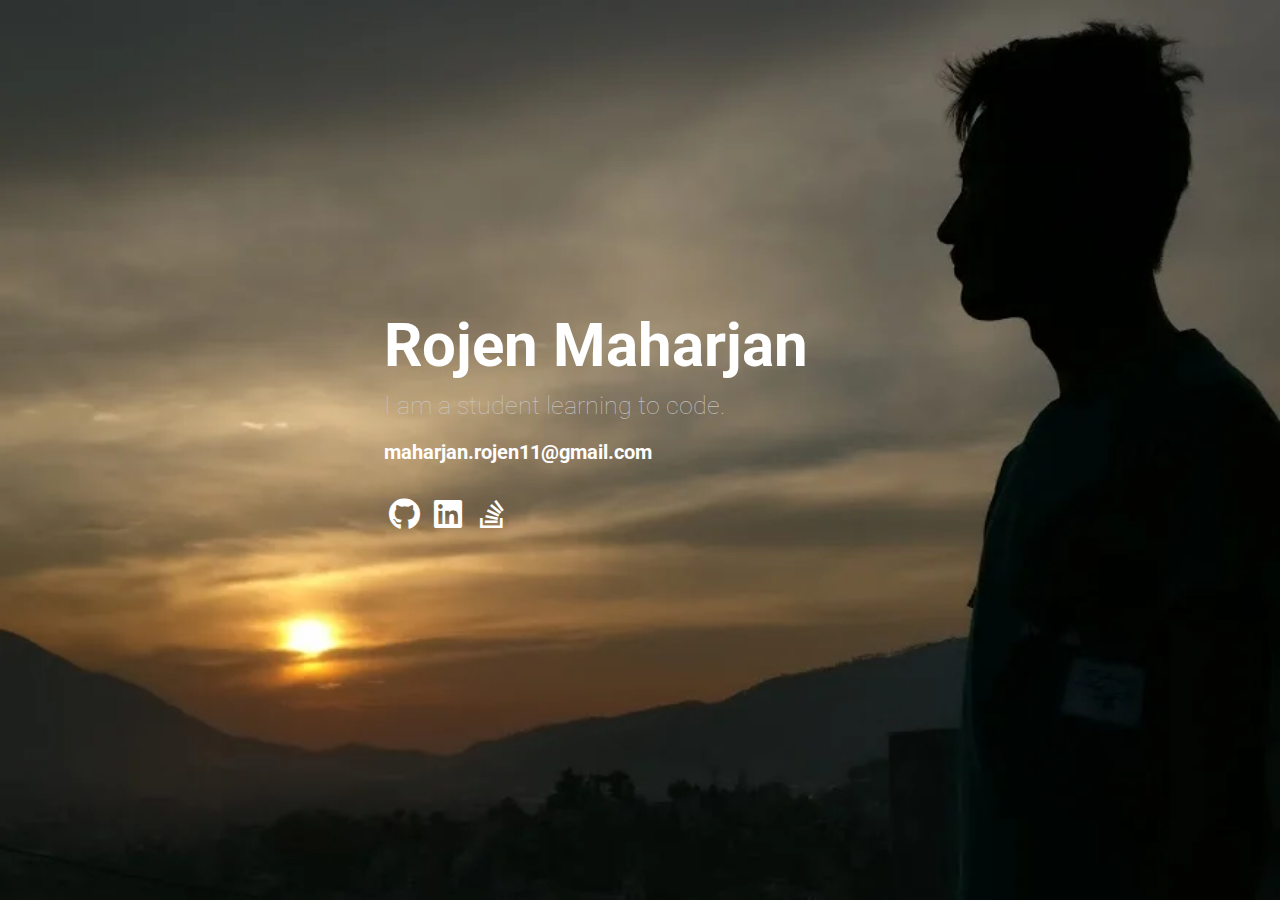
<file: index.html>
<!DOCTYPE html>
<html lang="en">
  <head>
    <meta charset="UTF-8" />
    <meta name="viewport" content="width=device-width, initial-scale=1.0" />
    <meta http-equiv="X-UA-Compatible" content="ie=edge" />
    <link
      rel="stylesheet"
      href="https://cdnjs.cloudflare.com/ajax/libs/font-awesome/5.9.0/css/all.min.css"
    />
    <link rel="stylesheet" href="css/main.css" />
    <title>Rojen Maharjan</title>
  </head>
  <body>
    <div class="divWrapper">
      <div class="main">
        <div class="texts">
          <h1>Rojen Maharjan</h1>
          <h4>I am a student learning to code.</h4>
          <a href="mailto:maharjan.rojen11@gmail.com"
            ><h5>maharjan.rojen11@gmail.com</h5></a
          >
          <a href="https://github.com/rojen11"
            ><i class="fab fa-github icons"></i
          ></a>
          <a href="https://www.linkedin.com/in/rojen11/"
            ><i class="fab fa-linkedin icons"></i
          ></a>
          <a href="https://stackoverflow.com/users/11580707/rojen-maharjan"
            ><i class="fab fa-stack-overflow icons"></i
          ></a>
        </div>
      </div>
    </div>
  </body>
</html>
</file>
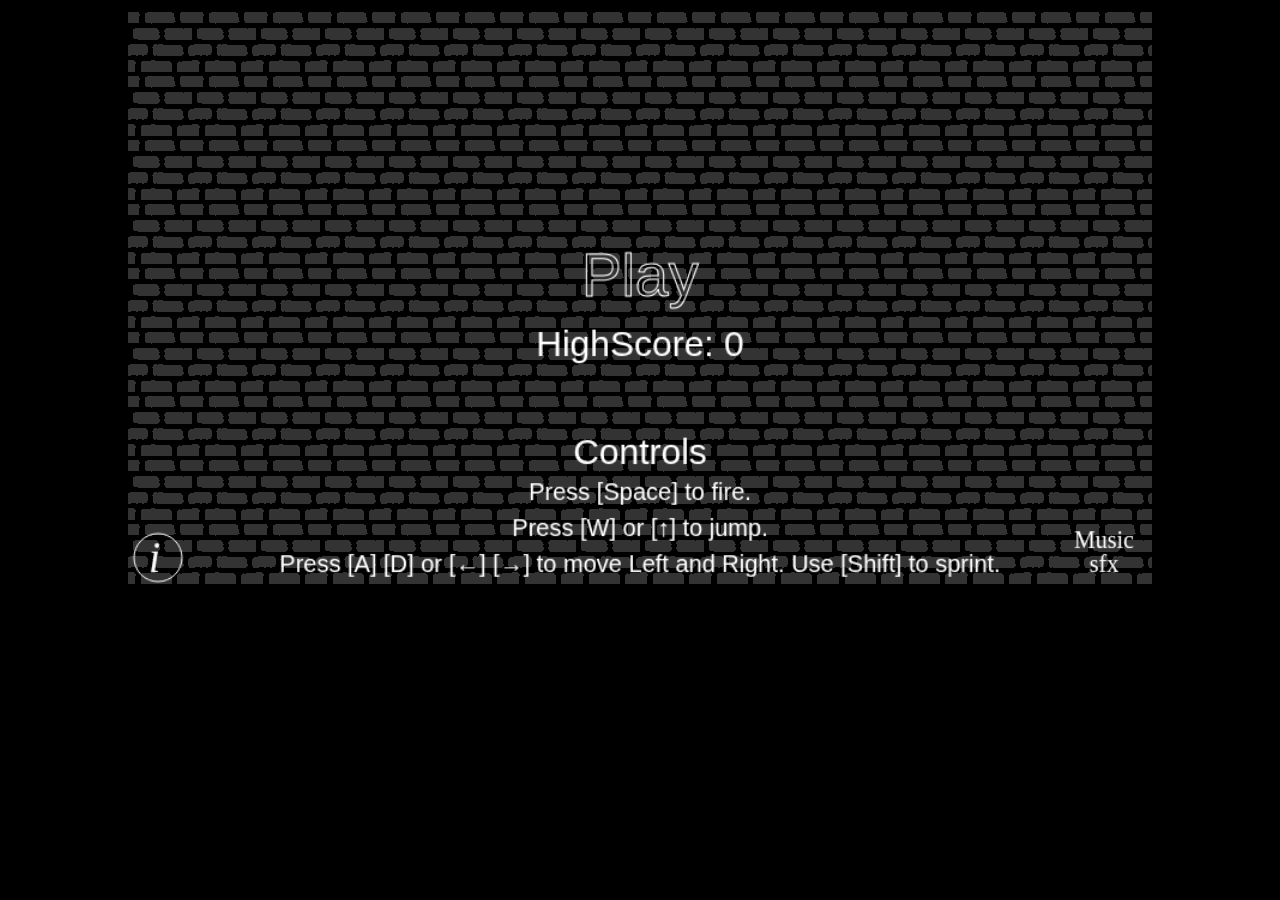
<file: js13k/index.html>
<!DOCTYPE html>
<html lang="en">
<head>
<meta charset="UTF-8" />
<meta name="viewport" content="width=device-width, initial-scale=1.0" />
<meta http-equiv="X-UA-Compatible" content="ie=edge" />
<title>js13k</title>
<style>
body {background: black;}
canvas {background-image: url("./assets/brickthing.png");background-repeat: repeat;width: 100%;max-width: 80vw;display: block;margin: auto;}
</style>
</head>
<body>
<canvas id="canvas" height="480" width="854"></canvas>
<script>!function(){"use strict";if("function"!=typeof e||void 0===t)if("function"==typeof e&&"undefined"!=typeof webkitURL)var t=webkitURL;else var e=function(t){var e=t.BlobBuilder||t.WebKitBlobBuilder||t.MozBlobBuilder||t.MSBlobBuilder||function(t){var e=function(t){return Object.prototype.toString.call(t).match(/^\[object\s(.*)\]$/)[1]},n=function(){this.data=[]},o=function(t,e,n){this.data=t,this.size=t.length,this.type=e,this.encoding=n},i=n.prototype,a=o.prototype,r=t.FileReaderSync,c=function(t){this.code=this[this.name=t]},u="NOT_FOUND_ERR SECURITY_ERR ABORT_ERR NOT_READABLE_ERR ENCODING_ERR NO_MODIFICATION_ALLOWED_ERR INVALID_STATE_ERR SYNTAX_ERR".split(" "),l=u.length,s=t.URL||t.webkitURL||t,d=s.createObjectURL,f=s.revokeObjectURL,R=s,p=t.btoa,h=t.atob,b=!1,g=function(t){b=!t},B=t.ArrayBuffer,U=t.Uint8Array;for(o.fake=a.fake=!0;l--;)c.prototype[u[l]]=l+1;try{U&&g.apply(0,new U(3528e4))}catch(t){}return s.createObjectURL||(R=t.URL={}),R.createObjectURL=function(t){var e,n=t.type;return null===n&&(n="application/octet-stream"),t instanceof o?(e="data:"+n,"base64"===t.encoding?e+";base64,"+t.data:"URI"===t.encoding?e+","+decodeURIComponent(t.data):p?e+";base64,"+p(t.data):e+","+encodeURIComponent(t.data)):d?d.call(s,t):void 0},R.revokeObjectURL=function(t){"data:"!==t.substring(0,5)&&f&&f.call(s,t)},i.append=function(t){var n=this.data;if(U&&(t instanceof B||t instanceof U))if(b)n.push(String.fromCharCode.apply(String,new U(t)));else{for(var i="",a=new U(t),u=0,l=a.length;u<l;u++)i+=String.fromCharCode(a[u]);n.push(i)}else if("Blob"===e(t)||"File"===e(t)){if(!r)throw new c("NOT_READABLE_ERR");var s=new r;n.push(s.readAsBinaryString(t))}else t instanceof o?"base64"===t.encoding&&h?n.push(h(t.data)):"URI"===t.encoding?n.push(decodeURIComponent(t.data)):"raw"===t.encoding&&n.push(t.data):("string"!=typeof t&&(t+=""),n.push(unescape(encodeURIComponent(t))))},i.getBlob=function(t){return arguments.length||(t=null),new o(this.data.join(""),t,"raw")},i.toString=function(){return"[object BlobBuilder]"},a.slice=function(t,e,n){var i=arguments.length;return i<3&&(n=null),new o(this.data.slice(t,i>1?e:this.data.length),n,this.encoding)},a.toString=function(){return"[object Blob]"},n}(t);return function(t,n){var o=n?n.type||"":"",i=new e;if(t)for(var a=0,r=t.length;a<r;a++)i.append(t[a]);return i.getBlob(o)}}(self)}();</script>
<script>!function(){"use strict";function t(t,n){G[t]=G[t]||[],G[t].push(n)}function n(t,...n){G[t]&&G[t].map(t=>t(...n))}function i(){return D}function e(){return H}function o(t){if(!(D=document.getElementById(t)||t||document.querySelector("canvas")))throw Error("You must provide a canvas element for the game");return H=D.getContext("2d"),H.imageSmoothingEnabled=!1,n("init"),{canvas:D,context:H}}function f(t){return new U(t)}function a(t,n){return new URL(t,n).href}function r(t,n){return[t.replace(F,""),t?n.replace(q,""):n].filter(t=>t).join("/")}function h(t){return t.split(".").pop()}function s(t){let n=t.replace("."+h(t),"");return 2==n.split("/").length?n.replace(q,""):n}function c(t){return{wav:"",mp3:t.canPlayType("audio/mpeg;"),ogg:t.canPlayType('audio/ogg; codecs="vorbis"'),aac:t.canPlayType("audio/aac;")}}function u(){window.__k||(window.__k={dm:$,u:a,d:z,i:K})}function l(t){J=t}function d(t){return u(),new Promise((i,e)=>{let o,f,h;o=r(J,t);if(K[o])return i(K[o]);f=new Image;f.onload=function(){h=a(o,window.location.href),K[s(t)]=K[o]=K[h]=this,n("assetLoaded",this,t),i(this)};f.onerror=function(){e("Unable to load image "+o)};f.src=o})}function p(t){return new Promise((i,e)=>{let o,f,u,l;o=new Audio;f=c(o);t=[].concat(t).reduce((t,n)=>t||(f[h(n)]?n:null),0);if(!t)return e("cannot play any of the audio formats provided"+t);u=r(N,t);if(Z[u])return i(Z[u]);o.addEventListener("canplay",function(){l=a(u,window.location.href),Z[s(t)]=Z[u]=Z[l]=this,n("assetLoaded",this,t),i(this)});o.onerror=function(){e("Unable to load audio "+u)};o.src=u;o.load()})}function m(t){u();let i,e;return i=r(V,t),z[i]?Promise.resolve(z[i]):fetch(i).then(t=>{if(!t.ok)throw t;return t.clone().json().catch(()=>t.text())}).then(o=>{e=a(i,window.location.href);"object"==typeof o&&$.set(o,e);z[s(t)]=z[i]=z[e]=o;n("assetLoaded",o,t);return o})}function x(...t){return u(),Promise.all(t.map(t=>{let n=h([].concat(t)[0]);return n.match(Y)?d(t):n.match(X)?p(t):m(t)}))}function g(){let t=i();e().clearRect(0,0,t.width,t.height)}function y({fps:fps=60,clearCanvas:clearCanvas=!0,update:update,render:render}={}){function t(){if(e=requestAnimationFrame(t),o=performance.now(),f=o-i,i=o,!(f>1e3)){for(n("tick"),r+=f;r>=h;)a.update(s),r-=h;c(),a.render()}}if(!update||!render)throw Error("You must provide update() and render() functions");let i,e,o,f,a,r=0,h=1e3/fps,s=1/fps,c=clearCanvas?g:Q;return a={update:update,render:render,isStopped:!0,start(){i=performance.now(),this.isStopped=!1,requestAnimationFrame(t)},stop(){this.isStopped=!0,cancelAnimationFrame(e)},_frame:t,set _last(t){i=t}}}function w(t){let n=it[t.which];nt[n]=!0,tt[n]&&tt[n](t)}function v(t){nt[it[t.which]]=!1}function _(){nt={}}function M(t){return!!nt[t]}function S(t){let n=t.x,i=t.y;t.anchor&&(n-=t.width*t.anchor.x,i-=t.height*t.anchor.y);let e=ht.x-Math.max(n,Math.min(ht.x,n+t.width)),o=ht.y-Math.max(i,Math.min(ht.y,i+t.height));return e*e+o*o<ht.radius*ht.radius}function T(){let t,n=ot.length?ot:et;for(let i=n.length-1;i>=0;i--)if(t=n[i],t.collidesWithPointer?t.collidesWithPointer(ht):S(t))return t}function b(t){let n=void 0!==t.button?rt[t.button]:"left";at[n]=!0,A(t,"onDown")}function L(t){let n=void 0!==t.button?rt[t.button]:"left";at[n]=!1,A(t,"onUp")}function k(t){A(t,"onOver")}function R(){at={}}function A(t,n){let e=i();if(e){let i,o;-1!==["touchstart","touchmove","touchend"].indexOf(t.type)?(i=(t.touches[0]||t.changedTouches[0]).clientX,o=(t.touches[0]||t.changedTouches[0]).clientY):(i=t.clientX,o=t.clientY);let f=e.height/e.offsetHeight,a=e.getBoundingClientRect(),r=(i-a.left)*f,h=(o-a.top)*f;ht.x=r,ht.y=h,t.preventDefault();let s=T();s&&s[n]&&s[n](t),ft[n]&&ft[n](t,s)}}function E(t,n,i={}){let e=new st(t,n);return i._c&&(e.clamp(i._a,i._b,i._d,i._e),e.x=t,e.y=n),e}function P(t){return new ct(t)}function W(t){if(+t===t)return t;let n=[],i=t.split(".."),e=+i[0],o=+i[1],f=e;if(e<o)for(;f<=o;f++)n.push(f);else for(;f>=o;f--)n.push(f);return n}function I(t){return new ut(t)}function C(t){var n=!1,i=new lt;i.init(t),setInterval(function(){if(!n&&(n=i.generate()>=1)){var e=i.createWave();wt[t.name]=URL.createObjectURL(new Blob([e],{type:"audio/wav"})),vt[t.name]=!0}},0)}function j(){if(Rt){var t=_t.play();void 0!==t&&t.then(function(t){}).catch(function(t){Rt=!1})}else _t.pause()}function O(){var t=[],n=[430,340,244,148,52],i=1,e=0,o=!1,f=0,a=0,r=!1;l("./assets"),x("platform.png","walkcycle.png","ghost.png").then(function(){function h(t){var n=t.y+t.height;return!(n>=d.y||n>=p[0].y&&n<_&&t.x+t.width>=p[0].x+10||n>=p[1].y&&n<S&&t.x<=p[1].x+p[1].width-10||n>=p[2].y&&n<T&&t.x+t.width>=p[2].x+10||n>=p[3].y&&n<b&&t.x<=p[3].x+p[3].width-10)}function s(t){return t.y<=_&&t.y>_-5&&t.x+t.width>=p[0].x+10||t.y<=S&&t.y>S-5&&t.x<=p[1].x+p[1].width-10||t.y<=T&&t.y>T-5&&t.x+t.width>=p[2].x+10||t.y<=b&&t.y>b-5&&t.x<=p[3].x+p[3].width-10}function c(t){return t.collidesWith(m[0])||t.collidesWith(m[1])||t.collidesWith(m[2])||t.collidesWith(m[3])}function u(){var e=0;n.map(function(n){e++;for(var o=1;o<=Math.floor(Math.random()*i)+1;o++){var f=10;switch(e){case 1:f=Math.floor(500*Math.random());break;case 2:f=Math.floor(772*Math.random())+80;break;case 3:f=Math.floor(Math.random()*(p[1].x+p[1].width));break;case 4:f=Math.floor(706*Math.random())+144;break;case 5:f=Math.floor(Math.random()*(p[3].x+p[3].width))}var a=P({type:"ghost",x:f,y:n,height:32,width:21,score:10,dx:5*Math.random()+1,image:K.ghost});t.push(a)}})}var l,d=P({image:K.platform,y:464,type:"platform"}),p=[P({image:K.platform,y:374,x:80,type:"platform"}),P({image:K.platform,y:278,x:-128,type:"platform"}),P({image:K.platform,y:182,x:144,type:"platform"}),P({image:K.platform,y:86,x:-80,type:"platform"})],m=[P({height:11,width:1,y:378,x:80,type:"platform"}),P({height:11,width:1,y:282,x:-128+p[1].width,type:"platform"}),P({height:11,width:1,y:184,x:144,type:"platform"}),P({height:11,width:1,y:89,x:-80+p[3].width,type:"platform"})],x=P({x:10,y:46,width:30,height:40,color:"blue",render:function(){this.draw(),mt.strokeStyle="black",mt.strokeRect(this.x,this.y,this.width,this.height)}}),g=P({x:814,y:424,width:30,height:40,color:"orange",render:function(){this.draw(),mt.strokeStyle="black",mt.strokeRect(this.x,this.y,this.width,this.height)}}),w=I({image:K.walkcycle,frameWidth:32,frameHeight:31,animations:{walkRight:{frames:"0..2",frameRate:14},walkLeft:{frames:"3..5",frameRate:14},shootL:{frames:"7..7",frameRate:1},shootR:{frames:"6..6",frameRate:1}}}),v=P({x:g.x,y:400,animations:w.animations,onGround:!1,type:"player"});(l=t).push.apply(l,[d].concat(p,[x,g,v]));var _=p[0].y+p[0].height,S=p[1].y+p[1].height,T=p[2].y+p[2].height,b=p[3].y+p[3].height;u();var L=y({update:function(){if(f+=1/60,a+=1/60,M("space")&&f>.75){f=0,kt&&(St.load(),St.play()),o?v.playAnimation("shootL"):v.playAnimation("shootR");var n=P({type:"bullet",x:o?v.x:v.x+v.width,y:v.y+10,dx:o?-6:6,width:4,height:2,ttl:30,color:"white"});t.push(n),n.update()}M("d")||M("right")?(v.x<809&&(c(v)||(M("shift")?v.x+=4:v.x+=2.5),v.playAnimation("walkRight"),o=!1),v.onGround&&v.update()):(M("a")||M("left"))&&(v.x>0&&(c(v)||(M("shift")?v.x-=4:v.x-=2.5),v.playAnimation("walkLeft"),o=!0),v.onGround&&v.update()),(M("w")||M("up"))&&v.onGround&&a>.25&&(a=0,kt&&(Mt.load(),Mt.play()),v.dy-=4.5,v.update()),v.y<=0&&(v.dy=.1,v.update()),h(v)?(v.dy+=.1,v.onGround=!1,v.update()):(v.onGround=!0,v.dy=0),s(v)&&(v.onGround=!1,v.dy=.1,v.update()),v.collidesWith(x)&&(v.x=g.x,v.y=g.y,kt&&(Tt.load(),Tt.play()),i++,u()),t.map(function(n){"ghost"==n.type&&(430==n.y?n.x<2?n.dx=Math.abs(n.dx):n.x>500&&(n.dx=-Math.abs(n.dx)):340==n.y?n.x<82?n.dx=Math.abs(n.dx):n.x>833&&(n.dx=-Math.abs(n.dx)):244==n.y?n.x<2?n.dx=Math.abs(n.dx):n.x>p[1].x+p[1].width-n.width&&(n.dx=-Math.abs(n.dx)):148==n.y?n.x<144?n.dx=Math.abs(n.dx):n.x>833&&(n.dx=-Math.abs(n.dx)):52==n.y&&(n.x<2?n.dx=Math.abs(n.dx):n.x>p[3].x+p[3].width-n.width&&(n.dx=-Math.abs(n.dx))),t.map(function(t){"bullet"==t.type&&n.collidesWith(t)&&(e+=n.score*i,n.ttl=0,t.ttl=0),"player"==t.type&&n.collidesWith(t)&&(v.ttl=0,r=!0)}))}),t.map(function(t){"bullet"!=t.type&&"ghost"!=t.type||t.update()}),t=t.filter(function(t){return t.isAlive()})},render:function(){t.map(function(t){return t.render()}),mt.font="20px "+yt,mt.fillStyle="#fff",mt.textAlign="left",mt.fillText("Level: "+i,10,25),mt.textAlign="center",mt.fillText("HighScore: "+Et,xt/2,25),mt.textAlign="right",mt.fillText("Score: "+e,xt-10,25),r&&(jt.display(),Et=e,B(),L.stop())}});L.start()})}function B(){var t={hScore:Et,musicOn:Rt,sfxOn:kt};localStorage.setItem("BackToThePortal",JSON.stringify(t))}let D,H,G={};class U{constructor({spriteSheet:spriteSheet,frames:frames,frameRate:frameRate,loop:loop=!0}={}){this.spriteSheet=spriteSheet,this.frames=frames,this.frameRate=frameRate,this.loop=loop;let{width:width,height:height,margin:margin=0}=spriteSheet.frame;this.width=width,this.height=height,this.margin=margin,this._f=0,this._a=0}clone(){return f(this)}reset(){this._f=0,this._a=0}update(t=1/60){if(this.loop||this._f!=this.frames.length-1)for(this._a+=t;this._a*this.frameRate>=1;)this._f=++this._f%this.frames.length,this._a-=1/this.frameRate}render({x:x,y:y,width:width=this.width,height:height=this.height,context:context=e()}={}){let t=this.frames[this._f]/this.spriteSheet._f|0,n=this.frames[this._f]%this.spriteSheet._f|0;context.drawImage(this.spriteSheet.image,n*this.width+(2*n+1)*this.margin,t*this.height+(2*t+1)*this.margin,this.width,this.height,x,y,width,height)}}f.prototype=U.prototype,f.class=U;let Y=/(jpeg|jpg|gif|png)$/,X=/(wav|mp3|ogg|aac)$/,q=/^\//,F=/\/$/,$=new WeakMap,J="",N="",V="",K={},Z={},z={};const Q=()=>{};let tt={},nt={},it={13:"enter",27:"esc",32:"space",37:"left",38:"up",39:"right",40:"down"},et=[],ot=[],ft={},at={},rt={0:"left",1:"middle",2:"right"},ht={x:0,y:0,radius:5};class st{constructor(t=0,n=0){this._x=t,this._y=n}add(t,n=1){return E(this.x+(t.x||0)*n,this.y+(t.y||0)*n,this)}clamp(t,n,i,e){this._c=!0,this._a=t,this._b=n,this._d=i,this._e=e}get x(){return this._x}get y(){return this._y}set x(t){this._x=this._c?Math.min(Math.max(this._a,t),this._d):t}set y(t){this._y=this._c?Math.min(Math.max(this._b,t),this._e):t}}E.prototype=st.prototype,E.class=st;class ct{constructor(t){this.init(t)}init(t={}){let{x:x,y:y,dx:dx,dy:dy,ddx:ddx,ddy:ddy,width:width,height:height,image:image}=t;this.position=E(x,y),this.velocity=E(dx,dy),this.acceleration=E(ddx,ddy),this._fx=this._fy=1,this.width=this.height=this.rotation=0,this.ttl=1/0,this.anchor={x:0,y:0},this.context=e();for(let n in t)this[n]=t[n];image&&(this.width=void 0!==width?width:image.width,this.height=void 0!==height?height:image.height),this.sx=0,this.sy=0}get x(){return this.position.x}get y(){return this.position.y}get dx(){return this.velocity.x}get dy(){return this.velocity.y}get ddx(){return this.acceleration.x}get ddy(){return this.acceleration.y}get animations(){return this._a}get viewX(){return this.x-this.sx}get viewY(){return this.y-this.sy}get width(){return this._w}get height(){return this._h}set x(t){this.position.x=t}set y(t){this.position.y=t}set dx(t){this.velocity.x=t}set dy(t){this.velocity.y=t}set ddx(t){this.acceleration.x=t}set ddy(t){this.acceleration.y=t}set animations(t){let n,i;this._a={};for(n in t)this._a[n]=t[n].clone(),i=i||this._a[n];this.currentAnimation=i,this.width=this.width||i.width,this.height=this.height||i.height}set viewX(t){}set viewY(t){}set width(t){let n=t<0?-1:1;this._fx=n,this._w=t*n}set height(t){let n=t<0?-1:1;this._fy=n,this._h=t*n}isAlive(){return this.ttl>0}collidesWith(t){if(this.rotation||t.rotation)return null;let n=this.x-this.width*this.anchor.x,i=this.y-this.height*this.anchor.y,e=t.x,o=t.y;return t.anchor&&(e-=t.width*t.anchor.x,o-=t.height*t.anchor.y),n<e+t.width&&n+this.width>e&&i<o+t.height&&i+this.height>o}update(t){this.advance(t)}render(){this.draw()}playAnimation(t){this.currentAnimation=this.animations[t],this.currentAnimation.loop||this.currentAnimation.reset()}advance(t){this.velocity=this.velocity.add(this.acceleration,t),this.position=this.position.add(this.velocity,t),this.ttl--,this.currentAnimation&&this.currentAnimation.update(t)}draw(){let t=-this.width*this.anchor.x,n=-this.height*this.anchor.y;if(this.context.save(),this.context.translate(this.viewX,this.viewY),this.rotation&&this.context.rotate(this.rotation),-1==this._fx||-1==this._fy){let i=this.width/2+t,e=this.height/2+n;this.context.translate(i,e),this.context.scale(this._fx,this._fy),this.context.translate(-i,-e)}this.image?this.context.drawImage(this.image,0,0,this.image.width,this.image.height,t,n,this.width,this.height):this.currentAnimation?this.currentAnimation.render({x:t,y:n,width:this.width,height:this.height,context:this.context}):(this.context.fillStyle=this.color,this.context.fillRect(t,n,this.width,this.height)),this.context.restore()}}P.prototype=ct.prototype,P.class=ct;class ut{constructor({image:image,frameWidth:frameWidth,frameHeight:frameHeight,frameMargin:frameMargin,animations:animations}={}){if(!image)throw Error("You must provide an Image for the SpriteSheet");this.animations={},this.image=image,this.frame={width:frameWidth,height:frameHeight,margin:frameMargin},this._f=image.width/frameWidth|0,this.createAnimations(animations)}createAnimations(t){let n,i;for(i in t){let{frames:frames,frameRate:frameRate,loop:loop}=t[i];if(n=[],void 0===frames)throw Error("Animation "+i+" must provide a frames property");[].concat(frames).map(t=>{n=n.concat(W(t))}),this.animations[i]=f({spriteSheet:this,frames:n,frameRate:frameRate,loop:loop})}}}I.prototype=ut.prototype,I.class=ut;var lt=function(){var t,n,i,e,o,f=function(t){return Math.sin(6.283184*t)},a=function(t){return.003959503758*Math.pow(2,(t-128)/12)},r=function(t,n,i){var e,o,f,r,s,c,u,l=h[t.i[0]],d=t.i[1],p=t.i[3],m=h[t.i[4]],x=t.i[5],g=t.i[8],y=t.i[9],w=t.i[10]*t.i[10]*4,v=t.i[11]*t.i[11]*4,_=t.i[12]*t.i[12]*4,M=1/_,S=t.i[13],T=i*Math.pow(2,2-t.i[14]),b=new Int32Array(w+v+_),L=0,k=0;for(e=0,o=0;e<w+v+_;e++,o++)o>=0&&(o-=T,c=a(n+(15&(S=S>>8|(255&S)<<4))+t.i[2]-128),u=a(n+(15&S)+t.i[6]-128)*(1+8e-4*t.i[7])),f=1,e<w?f=e/w:e>=w+v&&(f-=(e-w-v)*M),r=c,p&&(r*=f*f),s=l(L+=r)*d,r=u,g&&(r*=f*f),s+=m(k+=r)*x,y&&(s+=(2*Math.random()-1)*y),b[e]=80*s*f|0;return b},h=[f,function(t){return t%1<.5?1:-1},function(t){return t%1*2-1},function(t){var n=t%1*4;return n<2?n-1:3-n}];this.init=function(f){t=f,n=f.endPattern,i=0,e=f.rowLen*f.patternLen*(n+1)*2,o=new Int32Array(e)},this.generate=function(){var a,s,c,u,l,d,p,m,x,g,y,w,v,_,M=new Int32Array(e),S=t.songData[i],T=t.rowLen,b=t.patternLen,L=0,k=0,R=!1,A=[];for(c=0;c<=n;++c)for(p=S.p[c],u=0;u<b;++u){var E=p?S.c[p-1].f[u]:0;E&&(S.i[E-1]=S.c[p-1].f[u+b]||0,E<16&&(A=[]));var P=h[S.i[15]],W=S.i[16]/512,I=Math.pow(2,S.i[17]-9)/T,C=S.i[18],j=S.i[19],O=43.23529*S.i[20]*3.141592/44100,B=1-S.i[21]/255,D=1e-5*S.i[22],H=S.i[23]/32,G=S.i[24]/512,U=6.283184*Math.pow(2,S.i[25]-9)/T,Y=S.i[26]/255,X=S.i[27]*T&-2;for(y=(c*b+u)*T,l=0;l<4;++l)if(d=p?S.c[p-1].n[u+l*b]:0){A[d]||(A[d]=r(S,d,T));var q=A[d];for(s=0,a=2*y;s<q.length;s++,a+=2)M[a]+=q[s]}for(s=0;s<T;s++)(g=M[m=2*(y+s)])||R?(w=O,C&&(w*=P(I*m)*W+.5),k+=(w=1.5*Math.sin(w))*(v=B*(g-k)-(L+=w*k)),g=3==j?k:1==j?v:L,D&&(g=(g*=D)<1?g>-1?f(.25*g):-1:1,g/=D),R=(g*=H)*g>1e-5,_=g*(1-(x=Math.sin(U*m)*G+.5)),g*=x):_=0,m>=X&&(_+=M[m-X+1]*Y,g+=M[m-X]*Y),M[m]=0|_,M[m+1]=0|g,o[m]+=0|_,o[m+1]+=0|g}return++i/t.numChannels},this.createWave=function(){var t=44+2*e-8,n=t-36,i=new Uint8Array(44+2*e);i.set([82,73,70,70,255&t,t>>8&255,t>>16&255,t>>24&255,87,65,86,69,102,109,116,32,16,0,0,0,1,0,2,0,68,172,0,0,16,177,2,0,4,0,16,0,100,97,116,97,255&n,n>>8&255,n>>16&255,n>>24&255]);for(var f=0,a=44;f<e;++f){var r=o[f];r=r<-32767?-32767:r>32767?32767:r,i[a++]=255&r,i[a++]=r>>8&255}return i}};o(),function(){let t;for(t=0;t<26;t++)it[65+t]=(10+t).toString(36);for(t=0;t<10;t++)it[48+t]=""+t;window.addEventListener("keydown",w),window.addEventListener("keyup",v),window.addEventListener("blur",_)}(),function(){let n=i();n.addEventListener("mousedown",b),n.addEventListener("touchstart",b),n.addEventListener("mouseup",L),n.addEventListener("touchend",L),n.addEventListener("blur",R),n.addEventListener("mousemove",k),n.addEventListener("touchmove",k),t("tick",()=>{ot.length=0;et.map(t=>{ot.push(t)});et.length=0})}();var dt=o(),pt=dt.canvas,mt=dt.ct;pt=i(),mt=e();var xt=pt.width,gt=pt.height;it[16]="shift";var yt="Helvetica, Verdana, san-serif",wt={music:"",jump:"",gs:"",portal:""},vt={music:!1,jump:!1,gs:!1,portal:!1};[{name:"music",songData:[{i:[0,255,107,1,0,255,92,0,1,32,4,6,35,0,0,0,0,0,0,2,36,0,9,21,0,5,0,0],p:[27,27],c:[{n:[],f:[]},{n:[],f:[]},{n:[],f:[]},{n:[],f:[]},{n:[],f:[]},{n:[],f:[]},{n:[],f:[]},{n:[],f:[]},{n:[],f:[]},{n:[],f:[]},{n:[],f:[]},{n:[],f:[]},{n:[],f:[]},{n:[],f:[]},{n:[],f:[]},{n:[],f:[]},{n:[],f:[]},{n:[],f:[]},{n:[],f:[]},{n:[],f:[]},{n:[],f:[]},{n:[],f:[]},{n:[],f:[]},{n:[],f:[]},{n:[],f:[]},{n:[],f:[]},{n:[147,,,,,,,147,,,147,147,,,147,147,147,,,,,147,,147,,,147,147,,,147,,,,,,,,,,,,,,,,,,,,,,,,,,,,,,,,,139],f:[,,,,,,,24,,,24,24,,,24,24,,,,,,24,,24,,,24,24,,,24,24,,,,,,,,47,,,49,51,,,49,49,,,,,,47,,49,,,47,41,,,37,36]}]},{i:[3,0,128,0,3,68,128,0,1,218,4,4,40,0,0,1,0,0,1,2,67,115,124,190,0,6,39,1],p:[27,27],c:[{n:[],f:[]},{n:[],f:[]},{n:[],f:[]},{n:[],f:[]},{n:[],f:[]},{n:[],f:[]},{n:[],f:[]},{n:[],f:[]},{n:[],f:[]},{n:[],f:[]},{n:[],f:[]},{n:[],f:[]},{n:[],f:[]},{n:[],f:[]},{n:[],f:[]},{n:[],f:[]},{n:[],f:[]},{n:[],f:[]},{n:[],f:[]},{n:[],f:[]},{n:[],f:[]},{n:[],f:[]},{n:[],f:[]},{n:[],f:[]},{n:[],f:[]},{n:[],f:[]},{n:[,,,,147,,,,,,,,147,,,,,,,,147,,,,,,,,147],f:[]}]},{i:[0,91,128,0,0,95,128,12,0,0,12,0,72,0,0,0,0,0,0,1,34,0,17,32,83,3,130,6],p:[27,27],c:[{n:[],f:[]},{n:[],f:[]},{n:[],f:[]},{n:[],f:[]},{n:[],f:[]},{n:[],f:[]},{n:[],f:[]},{n:[],f:[]},{n:[],f:[]},{n:[],f:[]},{n:[],f:[]},{n:[],f:[]},{n:[],f:[]},{n:[],f:[]},{n:[],f:[]},{n:[],f:[]},{n:[],f:[]},{n:[],f:[]},{n:[],f:[]},{n:[],f:[]},{n:[],f:[]},{n:[],f:[]},{n:[],f:[]},{n:[],f:[]},{n:[],f:[]},{n:[],f:[]},{n:[147,151,154,,,,,,,,,,,,,,146,149,153],f:[,,,,,21,21,21,21,23,,,28,,,,,,,,,,,,,,,,,,,,,,,,,67,46,44,34,17,,,6]}]},{i:[0,255,92,1,0,255,92,0,1,0,0,7,101,0,0,0,0,0,0,2,255,0,1,8,83,5,25,1],p:[12,12],c:[{n:[],f:[]},{n:[],f:[]},{n:[],f:[]},{n:[],f:[]},{n:[],f:[]},{n:[],f:[]},{n:[],f:[]},{n:[],f:[]},{n:[],f:[]},{n:[],f:[]},{n:[],f:[]},{n:[147,,,,,,,147,,,151,154,,,,,146,,,,,146,,149,,,146,153],f:[13,,,,,,,13,,,13,13,24,24,24,24,24,,,,,13,,13,,,13,13,,,,,154,,,,,,,92,,,92,89,12,12,12,9,8,,,,,96,,99,,,101,101]}]},{i:[0,0,128,0,0,0,128,0,0,72,0,1,56,0,0,0,0,0,0,1,193,171,0,4,39,3,0,3],p:[27,27],c:[{n:[],f:[]},{n:[],f:[]},{n:[],f:[]},{n:[],f:[]},{n:[],f:[]},{n:[],f:[]},{n:[],f:[]},{n:[],f:[]},{n:[],f:[]},{n:[],f:[]},{n:[],f:[]},{n:[],f:[]},{n:[],f:[]},{n:[],f:[]},{n:[],f:[]},{n:[],f:[]},{n:[],f:[]},{n:[],f:[]},{n:[],f:[]},{n:[],f:[]},{n:[],f:[]},{n:[],f:[]},{n:[],f:[]},{n:[],f:[]},{n:[],f:[]},{n:[],f:[]},{n:[,,147,,,,,,,,147,,,,,,,,147,,,,,,,,147],f:[]}]},{i:[1,192,128,0,1,191,116,9,0,0,6,22,34,0,0,0,0,0,1,1,0,167,0,28,77,6,17,6],p:[23,24],c:[{n:[],f:[]},{n:[],f:[]},{n:[],f:[]},{n:[],f:[]},{n:[],f:[]},{n:[],f:[]},{n:[],f:[]},{n:[],f:[]},{n:[],f:[]},{n:[],f:[]},{n:[],f:[]},{n:[],f:[]},{n:[],f:[]},{n:[],f:[]},{n:[],f:[]},{n:[],f:[]},{n:[],f:[]},{n:[],f:[]},{n:[],f:[]},{n:[],f:[]},{n:[],f:[]},{n:[],f:[]},{n:[147,,,151,,,154,,,149,,,156,,158,,146,,,153,,,149,,,,148,,142,,144],f:[21,,,,,,,,,,,,,,,27,,,,,,,,,,,,,,,,,,,,,,,,,,,,,,,,17]},{n:[147,,,151,,,154,,,,149,,156,157,158,,146,149,151,152,153,,,,151,153,154,156,158],f:[]}]},{i:[0,31,131,1,0,83,128,0,1,210,4,7,41,0,0,0,0,0,1,2,255,0,12,17,61,5,0,0],p:[,27],c:[{n:[],f:[]},{n:[],f:[]},{n:[],f:[]},{n:[],f:[]},{n:[],f:[]},{n:[],f:[]},{n:[],f:[]},{n:[],f:[]},{n:[],f:[]},{n:[],f:[]},{n:[],f:[]},{n:[,,,,,,,,,,,,,,,,,,,,,,,,,,,,,,,,,,,,,,,,,,,,,,,,,,,,,,,,,,,,,146,139,135],f:[]},{n:[],f:[]},{n:[],f:[]},{n:[],f:[]},{n:[],f:[]},{n:[],f:[]},{n:[],f:[]},{n:[],f:[]},{n:[],f:[]},{n:[],f:[]},{n:[],f:[]},{n:[],f:[]},{n:[],f:[]},{n:[],f:[]},{n:[],f:[]},{n:[,,,,,,,,,,,,,,,,,,,,,,,,,,,,,,,,,,,,,,,,,,,,,,,,147,,,147,,,147,,,147,,147,154,144,139,135],f:[]}]}],rowLen:5513,patternLen:32,endPattern:1,numChannels:7},{name:"portal",songData:[{i:[0,146,128,0,0,224,128,3,0,0,37,0,81,0,0,3,0,0,1,2,124,135,0,32,0,3,0,6],p:[27],c:[{n:[],f:[]},{n:[],f:[]},{n:[],f:[]},{n:[],f:[]},{n:[],f:[]},{n:[],f:[]},{n:[],f:[]},{n:[],f:[]},{n:[],f:[]},{n:[],f:[]},{n:[],f:[]},{n:[],f:[]},{n:[],f:[]},{n:[],f:[]},{n:[],f:[]},{n:[],f:[]},{n:[],f:[]},{n:[],f:[]},{n:[],f:[]},{n:[],f:[]},{n:[],f:[]},{n:[],f:[]},{n:[],f:[]},{n:[],f:[]},{n:[],f:[]},{n:[],f:[]},{n:[147,,,,,,,,,,,,,,,,,,,,,,,,,,,,,,,,151,,,,,,,,,,,,,,,,,,,,,,,,,,,,,,,,154],f:[]}]},{i:[0,232,142,1,0,0,164,0,1,0,29,0,57,0,0,0,0,0,0,3,85,0,1,39,76,5,0,0],p:[15],c:[{n:[],f:[]},{n:[],f:[]},{n:[],f:[]},{n:[],f:[]},{n:[],f:[]},{n:[],f:[]},{n:[],f:[]},{n:[],f:[]},{n:[],f:[]},{n:[],f:[]},{n:[],f:[]},{n:[],f:[]},{n:[],f:[]},{n:[],f:[]},{n:[135],f:[]}]}],rowLen:5513,patternLen:32,endPattern:0,numChannels:2},{name:"jump",songData:[{i:[3,255,128,0,0,255,147,0,0,127,2,2,23,0,0,0,0,0,1,3,94,79,0,32,0,2,0,4],p:[1],c:[{n:[147],f:[]}]}],rowLen:5513,patternLen:32,endPattern:0,numChannels:1},{name:"gs",songData:[{i:[3,148,157,1,1,125,128,0,1,85,4,7,43,0,0,0,0,0,1,2,177,0,2,32,0,5,0,6],p:[1],c:[{n:[147],f:[10,,,,,,,,,,,,,,,,,,,,,,,,,,,,,,,,85]}]}],rowLen:5513,patternLen:32,endPattern:0,numChannels:1}].map(function(t){return C(t)});var _t=document.createElement("audio"),Mt=document.createElement("audio"),St=document.createElement("audio"),Tt=document.createElement("audio"),bt=setInterval(function(){""!=wt.music&&""!=wt.jump&&""!=wt.gs&&""!=wt.portal&&(_t.src=wt.music,Mt.src=wt.jump,St.src=wt.gs,Tt.src=wt.portal,clearInterval(bt))},0);_t.volume=.1,_t.loop=!0;var Lt=!1,kt=!0,Rt=!0,At=!1,Et=0;if(localStorage.getItem("BackToThePortal")){var Pt=JSON.parse(localStorage.getItem("BackToThePortal")),Wt=Pt.hScore,It=Pt.musicOn,Ct=Pt.sfxOn;Et=Wt,Rt=It,kt=Ct}else B();j();var jt=P({display:function(){mt.font="40px "+yt,mt.fillStyle="#fff",mt.textAlign="center",mt.fillText("GAME OVER",xt/2,gt/2),mt.font="20px "+yt,mt.fillText("Replay",xt/2,gt/2+30),mt.fillText("Back To Menu",xt/2,gt/2+60),At=!0}}),Ot=!0,Bt=P({mainMenu:function(){mt.font="50px "+yt,mt.strokeStyle="#fff",mt.textAlign="center",mt.strokeText("Play",xt/2,gt/2),mt.font="30px "+yt,mt.fillStyle="#fff",mt.fillText("Controls",xt/2,gt-100),mt.fillText("HighScore: "+Et,xt/2,gt/2+50),mt.font="20px "+yt,mt.fillText("Press [Space] to fire.",xt/2,gt-70),mt.fillText("Press [W] or [↑] to jump.",xt/2,gt-40),mt.fillText("Press [A] [D] or [←] [→] to move Left and Right. Use [Shift] to sprint.",xt/2,gt-10),mt.font="italic 35px Comic Sans Ms",mt.fillText("i",22,gt-10),mt.beginPath(),mt.arc(25,gt-22,20,0,2*Math.PI),mt.font="20px Comic Sans Ms",mt.fillText("Music",xt-40,gt-30),mt.fillText("sfx",xt-40,gt-10),kt||(mt.moveTo(797,465),mt.lineTo(829,465),mt.strokeStyle="#fff"),Rt||(mt.moveTo(785,445),mt.lineTo(839,445),mt.strokeStyle="#fff"),mt.stroke()}}),Dt=P({credits:function(){mt.font="50px "+yt,mt.fillStyle="#fff",mt.textAlign="center",mt.fillText("Credits",xt/2,100),mt.font="35px "+yt,mt.fillText("Sfx & Music",xt/2,175),mt.fillText("Sprites & Tiles",xt/2,250),mt.font="25px "+yt,mt.fillText("Ash Blue",xt/2,205),mt.fillText("Kimmo Rundelin",xt/2,280),mt.fillText("thekingphoenix",xt/2,310),mt.fillText("Lanea Zimmerman",xt/2,340),mt.fillText("Back",30,gt-10)}});Bt.mainMenu(),function(t){ft.onDown=t}(function(t){var n=t.layerX/t.path[0].clientWidth*854,i=t.layerY/t.path[0].clientHeight*480;!Lt&&Ot?n>380&&n<476&&i>203&&i<248?(mt.clearRect(0,0,xt,gt),Lt=!0,O()):n>3.5&&n<46&&i>436&&i<480?(mt.clearRect(0,0,xt,gt),Ot=!1,Dt.credits()):n>785&&n<839&&i>434&&i<449?(Rt=!Rt,mt.clearRect(0,0,xt,gt),Bt.mainMenu(),j(),B()):n>797&&n<829&&i>455&&i<468&&(kt=!kt,mt.clearRect(0,0,xt,gt),Bt.mainMenu(),B()):Lt||Ot||n>3.5&&n<56&&i>450.5&&i<470&&(mt.clearRect(0,0,xt,gt),Ot=!0,Bt.mainMenu()),At&&(n>363&&n<489&&i>284&&i<297?(Ot=!0,Lt=!1,mt.clearRect(0,0,xt,gt),Bt.mainMenu(),At=!1):n>396&&n<456&&i>253&&i<270&&(mt.clearRect(0,0,xt,gt),Lt=!0,O()))})}();</script>
</body>
</html>
</file>
<file: css/main.css>
@import url("https://fonts.googleapis.com/css?family=Roboto&display=swap");

body {
  font-family: "Roboto", sans-serif;
  margin: 0;
}

.divWrapper {
  background-image: url("../images/background.webp");
  background-repeat: no-repeat;
  background-size: cover;
  background-position: right top;
  position: relative;
  width: 100vw;
  height: 100vh;
  overflow-x: hidden;
}
.main {
  color: #fff;
  position: absolute;
  display: grid;
  height: 100%;
  grid-template-rows: 30% 30% 30%;
  grid-template-columns: 30vw 40vw 30vw;
}

.texts {
  text-align: left;
  display: inline-block;
  grid-row: 2;
  grid-column: 2;
}

h1 {
  font-size: 60px;
  margin-bottom: 10px;
}

h4 {
  margin-top: 0;
  margin-bottom: 0;
  font-size: 25px;
  font-weight: 100;
  color: #cac4c4f1;
}

h5 {
  margin-top: 20px;
  font-size: 20px;
}

h5:hover {
  color: #cac4c4f1;
  transition: 0.4s color;
}

a {
  text-decoration: none;
  color: #fff;
}

a:hover {
  color: #cac4c4f1;
  transition: 0.4s color;
}

.icons {
  width: 40px;
  height: 64px;
  font-size: 32px;
  text-align: center;
}

@media (max-width: 870px) {
  .main {
    grid-template-columns: auto;
  }

  .main {
    text-align: left;
    margin-left: 10vw;
  }
  h1 {
    font-size: 40px;
  }
}
</file>
